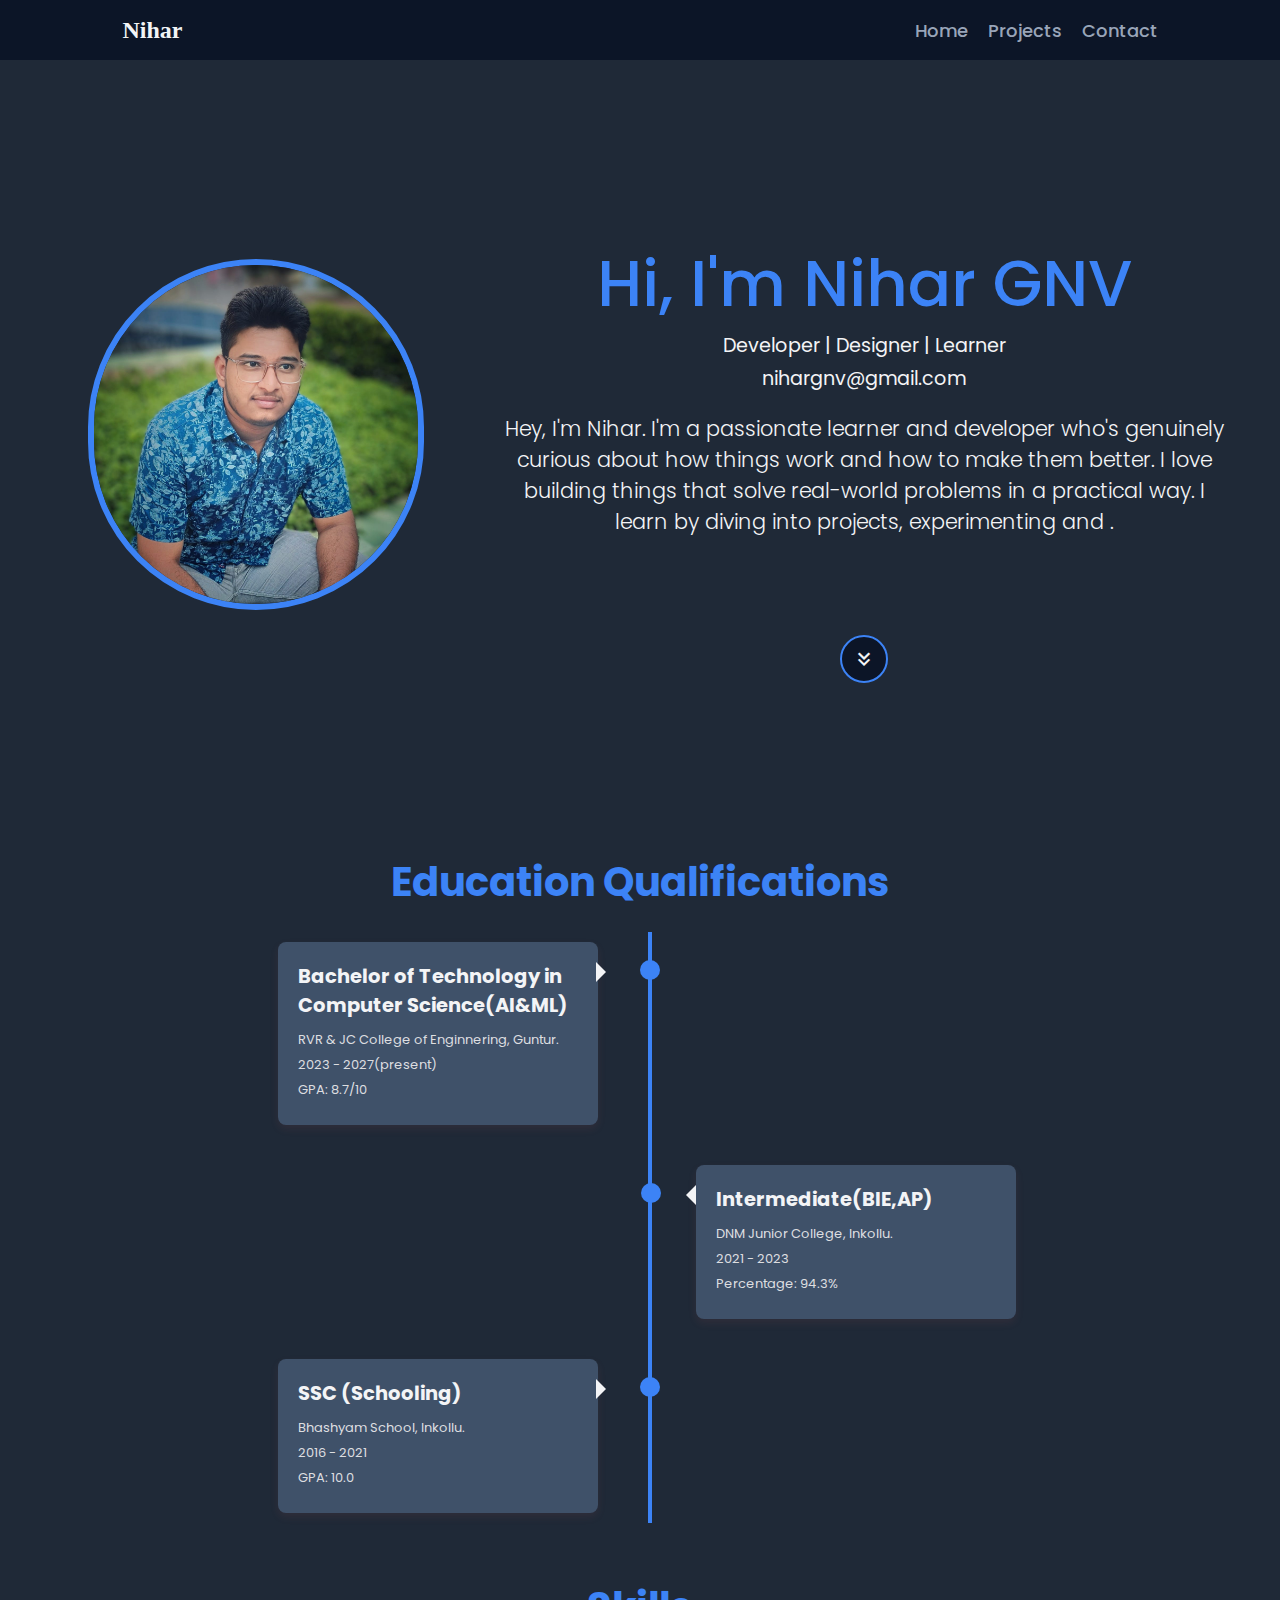
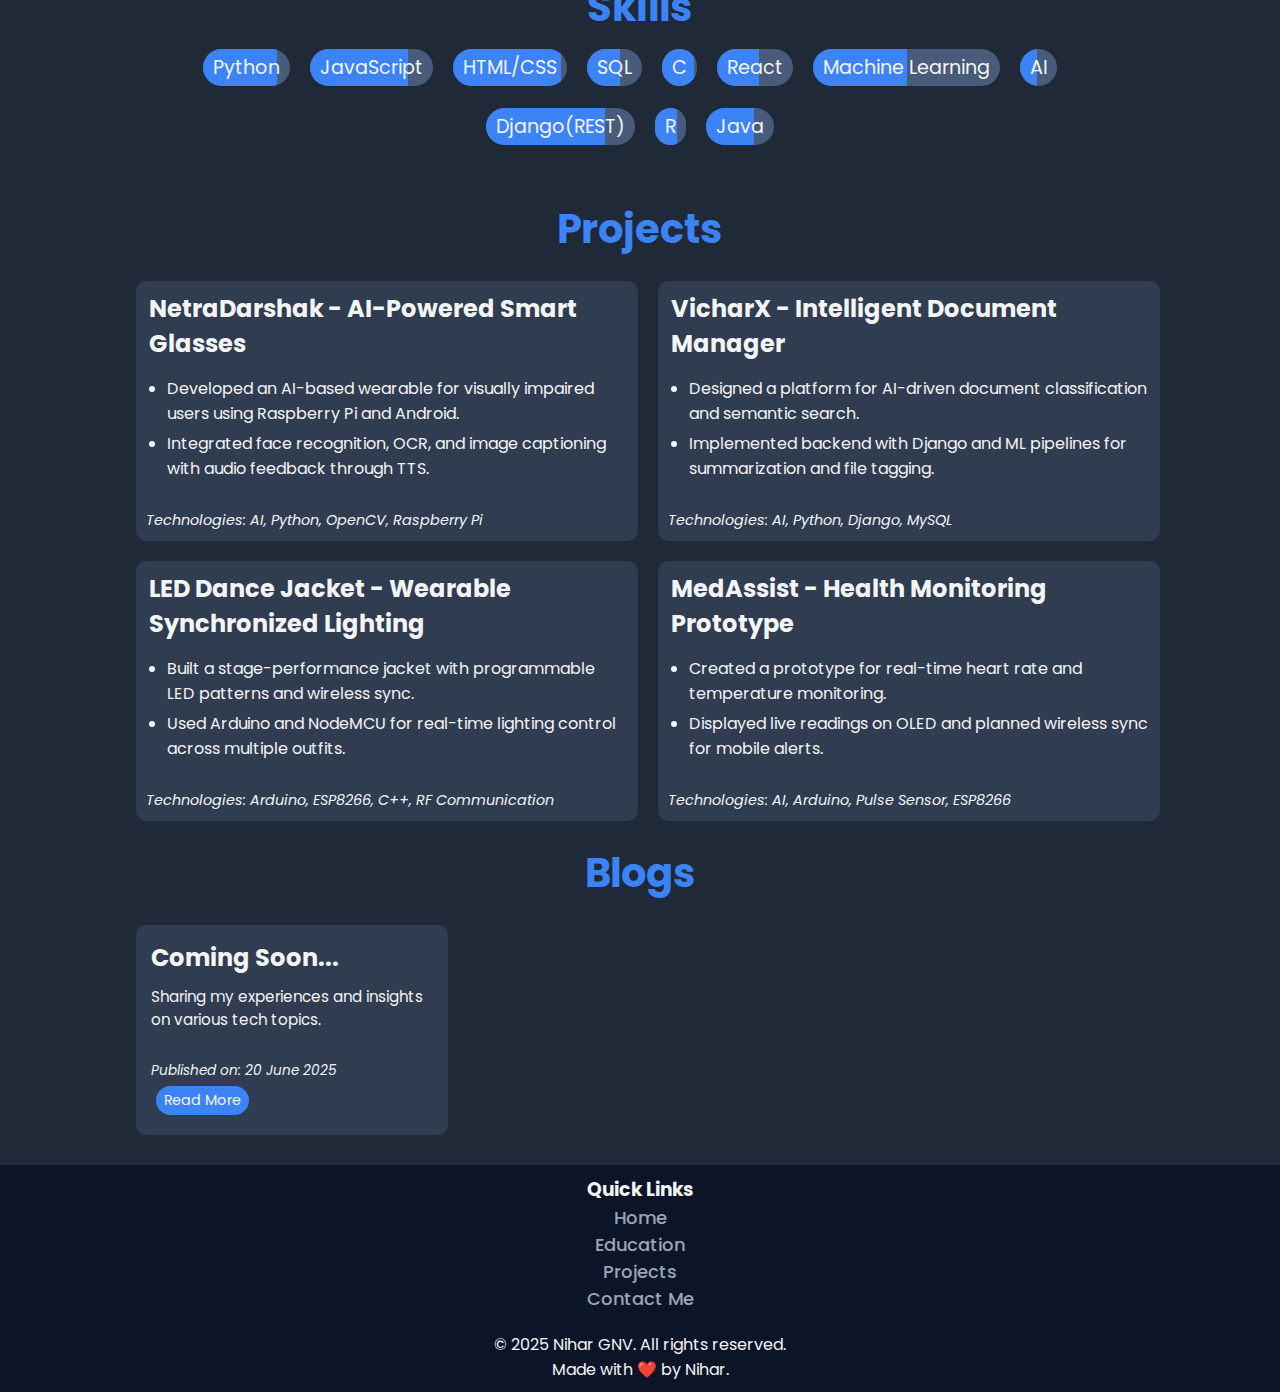
<file: dev/index.html>
<!DOCTYPE html>
<html lang="en">
  <head>
    <meta charset="UTF-8" />
    <meta name="viewport" content="width=device-width, initial-scale=1.0" />
    <title>Nihar Portfolio</title>
    <link rel="stylesheet" href="CSS/edu.css" />
    <link rel="stylesheet" href="styles.css" />
    <!-- <link
      rel="stylesheet"
      href="https://fonts.googleapis.com/css2?family=Material+Symbols+Outlined:opsz,wght,FILL,GRAD@20..48,100..700,0..1,-50..200&icon_names=keyboard_double_arrow_down"
    /> -->

    <link rel="stylesheet" href="https://fonts.googleapis.com/icon?family=Material+Symbols+Outlined"
    / >

    <link
      rel="stylesheet"
      href="https://cdnjs.cloudflare.com/ajax/libs/font-awesome/6.6.0/css/all.min.css"
      integrity="sha512-Kc323vGBEqzTmouAECnVceyQqyqdsSiqLQISBL29aUW4U/M7pSPA/gEUZQqv1cwx4OnYxTxve5UMg5GT6L4JJg=="
      crossorigin="anonymous"
      referrerpolicy="no-referrer"
    />

  </head>
  <body>
    <nav class="navbar">
      <div class="logo">
        <a href="index.html">Nihar</a>
      </div>
      <ul class="nav-links">
        <li><a href="index.html">Home</a></li>
        <li><a href="#proj">Projects</a></li>
        <li><a href="mailto:nihargnv@gmail.com?subject=vw:Regarding {your subject}">Contact</a></li>
      </ul>
    </nav>

   <!-- Mobile Navbar -->
    <nav class="navbar-phone">
        <div class="logo">
            <a href="#">Nihar</a>
        </div>
        <span class="material-symbols-outlined hamburger" onclick="toggleMenu()">menu</span>
        <ul class="nav-links-phone">
            <li><a href="/" onclick="toggleMenu()">Home</a></li>
            <li><a href="#proj" onclick="toggleMenu()">Projects</a></li>
            <li><a href="mailto:nihargnv@gmail.com?subject=vw:Regarding {your subject}" onclick="toggleMenu()">Contact</a></li>
        </ul>
    </nav>

    <section class="hero">
      <div class="hero-img">
        <img src="pic-2.jpg" alt="" />
      </div>
      <div class="hero-txt">
        <h1 class="head-txt">Hi, I'm Nihar GNV</h1>
        <p class="roles">Developer | Designer | Learner</p>
        <p class="mail"><a href="mailto:nihargnv@gmail.com?subject=(via website)Regarding {your subject}">nihargnv@gmail.com</a></p>
        <p class="description">
          Hey, I'm Nihar. I'm a passionate learner and developer who's genuinely
          curious about how things work and how to make them better. I love
          building things that solve real-world problems in a practical way. I learn by diving into projects, experimenting and .
        </p>

        <div class="social-links">
          
              <a href="https://www.linkedin.com/in/gogineni-naga-venkata-nihar-chowdary-b51552277/" target="_blank"
                ><i class="fa-brands fa-linkedin"></i
              ></a>
              <a href="https://github.com/nihargnv" target="_blank"><i class="fa-brands fa-github"></i></a>
              
              <a href="https://www.youtube.com/@its_nihar" target="_blank"
                ><i class="fa-brands fa-youtube"></i
              ></a>

              <a href="https://x.com/nihargnv" target="_blank"
                ><i class="fa-brands fa-x-twitter"></i
              ></a>

              <a href="https://www.instagram.com/nihar.g.n.v/profilecard/?igsh=MWw5MTg0enAyNnF1ZQ==" target="_blank"
                ><i class="fa-brands fa-instagram"></i
              ></a>
              
              
        </div>
        <a class="material-symbols-outlined" id="more_btn" href="#edu">
          keyboard_double_arrow_down
        </a>
      </div>
    </section>

    <section class="education-section" id="edu">
      <div class="education-container">
        <h2 class="education-title">Education Qualifications</h2>
        <div class="timeline">
          <div class="education-item left">
            <div class="education-content">
              <h3>Bachelor of Technology in Computer Science(AI&ML)</h3>
              <p>RVR & JC College of Enginnering, Guntur.</p>
              <p>2023 - 2027(present)</p>
              <p>GPA: 8.7/10</p>
            </div>
          </div>
          <div class="education-item right">
            <div class="education-content">
              <h3>Intermediate(BIE,AP)</h3>
              <p>DNM Junior College, Inkollu.</p>
              <p>2021 - 2023</p>
              <p>Percentage: 94.3%</p>
            </div>
          </div>
          <div class="education-item left">
            <div class="education-content">
              <h3>SSC (Schooling)</h3>
              <p>Bhashyam School, Inkollu.</p>
              <p>2016 - 2021</p>
              <p>GPA: 10.0</p>
            </div>
          </div>
        </div>
      </div>
    </section>

    <section class="skills">
      <div class="skills-container">
        <h2 class="education-title">Skills</h2>
        <div id="skills-list">
          <!-- <div class="skill">
              <div class="skill-fill" data-progress="85"></div>
              <div class="skill-name" title="Intermediate">Python</div>
          </div> -->
        </div>
      </div>
    </section>

    <section class="projects" id="proj">
      <h2 class="education-title">Projects</h2>
      <div class="proj-set" id="projects-list">
        <!-- <a href="#" class="proj-link">
          <div class="proj-card">
            <h2 class="proj-title">
              NetraDarshak - AI Powered Solution for Blind.
            </h2>
            <ul class="proj-desc">
              <li>
                Lorem ipsum dolor sit amet consectetur adipisicing elit. Beatae
              </li>
              <li>two</li>
            </ul>
            <p class="proj-tech">Technologies: Python, Django, React</p>
          </div>
        </a> -->   
    </section>

    <section class="blogs">
      <h2 class="education-title">Blogs</h2>
      <div class="blog-set" id="blogs-list">
        <!-- <a href="#" class="blog-link">
          <div class="blog-card">
            <h2 class="blog-title">Understanding Neural Networks</h2>
            <p class="blog-desc">
              A deep dive into the architecture and functioning of neural
              networks, exploring their applications in AI.
            </p>
            <p class="blog-date">Published on: 2023-10-01</p>
          </div>
        </a> -->
      </div>
    </section>

    <footer>
      <div class="quick-links">
        <h3>Quick Links</h3>
        <ul>
          <li><a href="index.html">Home</a></li>
          <li><a href="#edu">Education</a></li>
          <li><a href="#proj">Projects</a></li>
          <li><a href="mailto:nihargnv@gmail.com?subject=Regarding {your subject}?body=(via website)%0A{Your Query}">Contact Me</a></li>
        </ul>
      </div>
      <div class="footer-content">
        <p>&copy; 2025 Nihar GNV. All rights reserved.</p>
        <p>
          Made with <span class="heart">❤️</span> by Nihar.
        </p>
      </div>
    </footer>

   
    <script src="database.js"></script>
    <script>

      function toggleMenu () {
        const navLinks   = document.querySelector('.nav-links-phone');
        const hamburger  = document.querySelector('.hamburger');

        navLinks.classList.toggle('active');

        // swap icon text & animate
        const isOpen = navLinks.classList.contains('active');
        hamburger.textContent = isOpen ? 'close' : 'menu';
        hamburger.classList.toggle('open', isOpen);
      }


      document.querySelectorAll(".education-content").forEach((item) => {
        item.addEventListener("mouseenter", () => {
          item.style.transform = "scale(1.08)";
          item.style.transition = "transform 0.3s ease";
        });
        item.addEventListener("mouseleave", () => {
          item.style.transform = "scale(1)";
        });
      });

      function populateSkills() {
        const skillsList = document.getElementById("skills-list");
        skillsList.innerHTML = ""; // Clear existing content

        skills.forEach((skill) => {
          const skillDiv = document.createElement("div");
          skillDiv.className = "skill";

          const skillFill = document.createElement("div");
          skillFill.className = "skill-fill";
          skillFill.setAttribute("data-progress", skill.progress);

          const skillName = document.createElement("div");
          skillName.className = "skill-name";
          skillName.setAttribute("title", skill.title);
          skillName.textContent = skill.name;

          skillDiv.appendChild(skillFill);
          skillDiv.appendChild(skillName);
          skillsList.appendChild(skillDiv);
        });

        // Trigger fill animation after DOM update
        const skillFills = document.querySelectorAll(".skill-fill");
        skillFills.forEach((fill) => {
          const progress = fill.getAttribute("data-progress");
          setTimeout(() => {
            fill.style.width = `${progress}%`;
          }, 100);
        });
      }

      function populateProjects() {
            const projectsList = document.getElementById('projects-list');
            projectsList.innerHTML = ''; // Clear existing content

            projects.forEach(project => {
                const projLink = document.createElement('a');
                projLink.className = 'proj-link';
                projLink.href = project.link;

                const projCard = document.createElement('div');
                projCard.className = 'proj-card';

                const projTitle = document.createElement('h2');
                projTitle.className = 'proj-title';
                projTitle.textContent = project.title;

                const projDesc = document.createElement('ul');
                projDesc.className = 'proj-desc';
                project.desc.forEach(descItem => {
                    const li = document.createElement('li');
                    li.textContent = descItem;
                    projDesc.appendChild(li);
                });

                const projTech = document.createElement('p');
                projTech.className = 'proj-tech'; 
                projTech.textContent = `Technologies: ${project.tech.join(', ')}`;

                projCard.appendChild(projTitle);
                projCard.appendChild(projDesc);
                projCard.appendChild(projTech);
                projLink.appendChild(projCard);
                projectsList.appendChild(projLink);
            });
      }
      function populateBlogs() {
            const blogsList = document.getElementById('blogs-list');
            blogsList.innerHTML = ''; // Clear existing content

            blogs.forEach(blog => {
                const blogLink = document.createElement('a');
                blogLink.className = 'blog-link';
                blogLink.href = blog.link;

                const blogCard = document.createElement('div');
                blogCard.className = 'blog-card';

                const blogTitle = document.createElement('h2');
                blogTitle.className = 'blog-title';
                blogTitle.textContent = blog.title;

                const blogDesc = document.createElement('p');
                blogDesc.className = 'blog-desc';
                blogDesc.textContent = blog.desc;

                const blogDate = document.createElement('p');
                blogDate.className = 'blog-date';
                blogDate.textContent = `Published on: ${blog.date}`;

                const blogReadMore = document.createElement('a');
                blogReadMore.className = 'blog-read-more';
                blogReadMore.href = blog.link;
                blogReadMore.textContent = 'Read More';

                blogCard.appendChild(blogTitle);
                blogCard.appendChild(blogDesc);
                blogCard.appendChild(blogDate);
                blogCard.appendChild(blogReadMore);
                blogLink.appendChild(blogCard);
                blogsList.appendChild(blogLink);
            });
      }

        

      function initApp() {
        populateSkills();
        populateProjects();
        populateBlogs();
      }

      document.addEventListener("DOMContentLoaded", initApp);
    </script>
  </body>
</html>
</file>
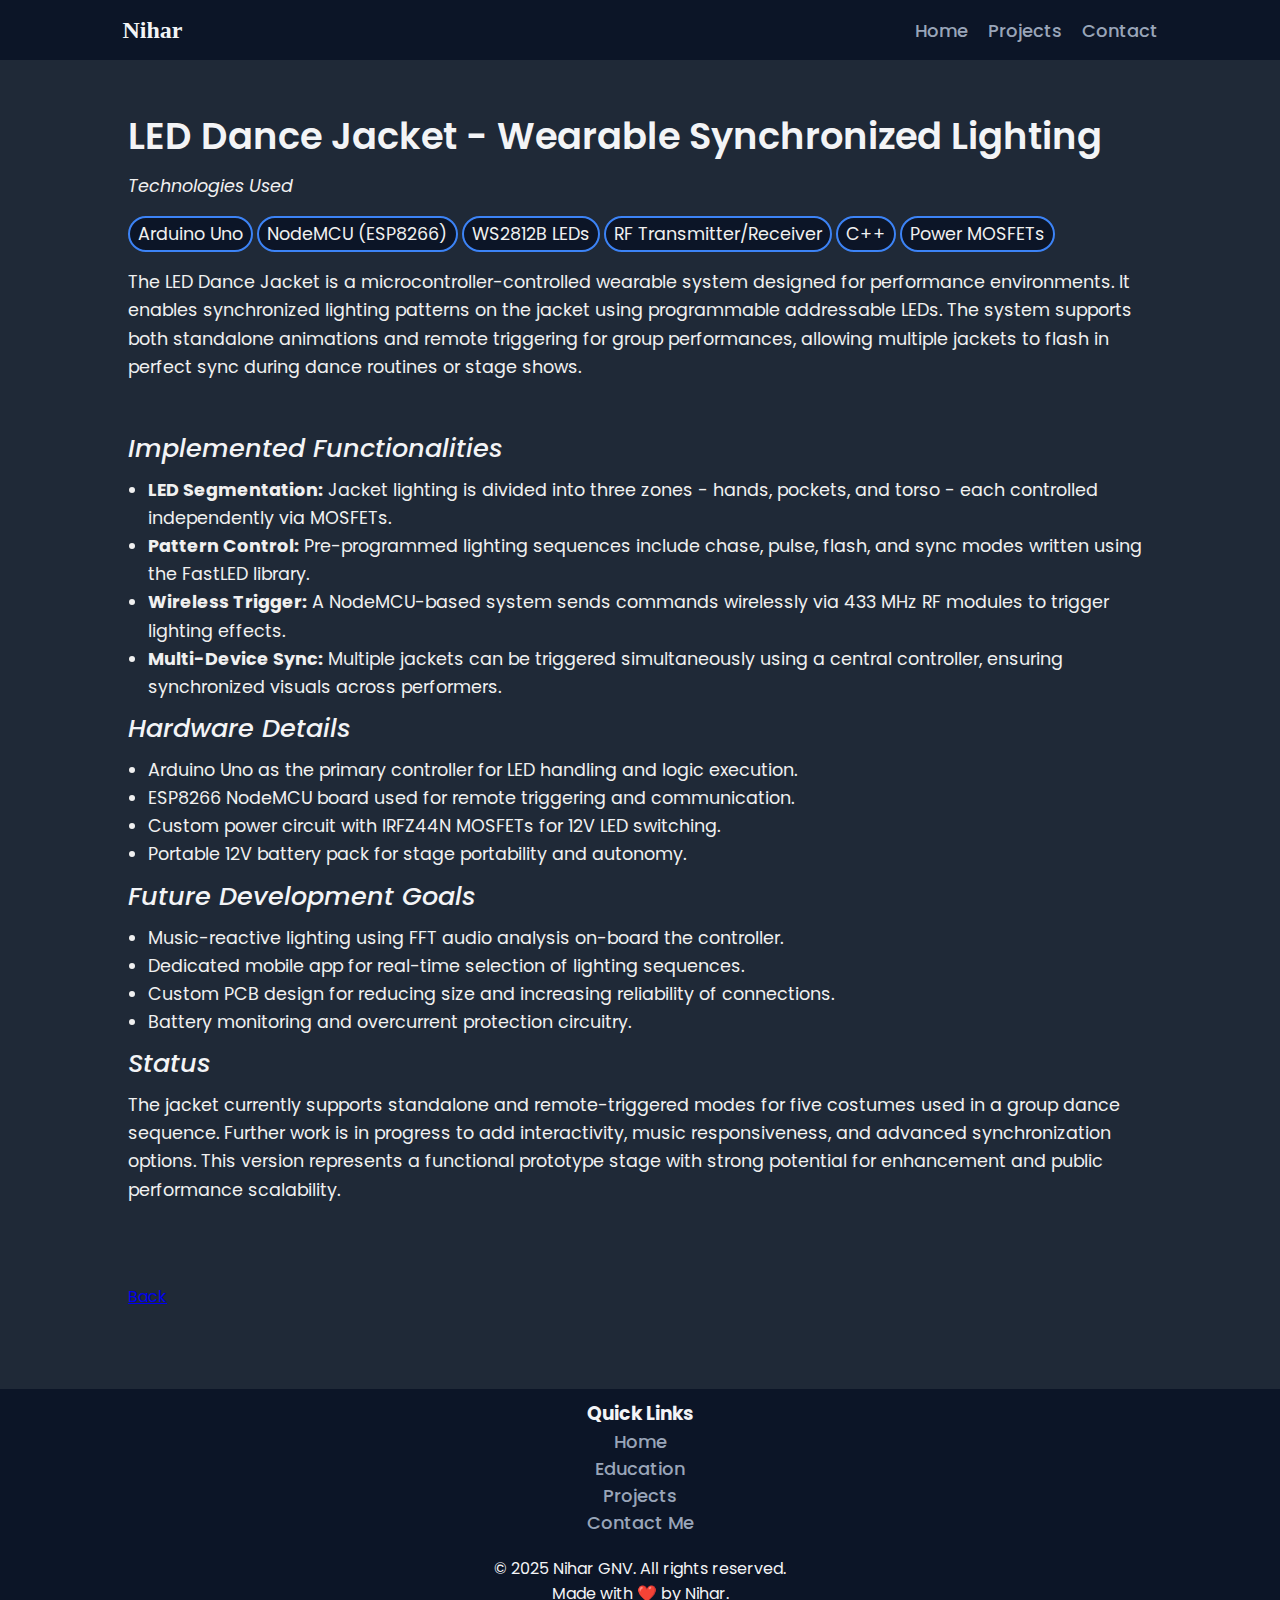
<file: projects/led-jacket.html>
<!DOCTYPE html>
<html lang="en">
  <head>
    <meta charset="UTF-8" />
    <meta name="viewport" content="width=device-width, initial-scale=1.0" />
    <title>LED Jacket - Nihar Portfolio</title>

    <!-- Global styles you already use -->
    <link rel="stylesheet" href="../styles.css" />
    <link rel="stylesheet" href="proj-page.css" />

    <!-- Icons (same as template) -->
    <link
      rel="stylesheet"
      href="https://fonts.googleapis.com/icon?family=Material+Symbols+Outlined"
    />
    <link
      rel="stylesheet"
      href="https://cdnjs.cloudflare.com/ajax/libs/font-awesome/6.6.0/css/all.min.css"
      integrity="sha512-Kc323vGBEqzTmouAECnVceyQqyqdsSiqLQISBL29aUW4U/M7pSPA/gEUZQqv1cwx4OnYxTxve5UMg5GT6L4JJg=="
      crossorigin="anonymous"
      referrerpolicy="no-referrer"
    />
    <link rel="shortcut icon" href="favicon_n_img.png" type="image/x-icon">
  </head>

  <body>
    <!-- Desktop Navbar -->
    <nav class="navbar">
      <div class="logo"><a href="/portfolio">Nihar</a></div>
      <ul class="nav-links">
        <li><a href="/portfolio">Home</a></li>
        <li><a href="/portfolio/#proj">Projects</a></li>
        <li>
          <a
            href="mailto:nihargnv@gmail.com?subject=vw:Regarding {your subject}"
            >Contact</a
          >
        </li>
      </ul>
    </nav>

    <!-- Mobile Navbar -->
    <nav class="navbar-phone">
      <div class="logo"><a href="#">Nihar</a></div>
      <span class="material-symbols-outlined hamburger" onclick="toggleMenu()"
        >menu</span
      >
      <ul class="nav-links-phone">
        <li><a href="/portfolio" onclick="toggleMenu()">Home</a></li>
        <li><a href="/portfolio/#proj" onclick="toggleMenu()">Projects</a></li>
        <li>
          <a
            href="mailto:nihargnv@gmail.com?subject=vw:Regarding {your subject}"
            onclick="toggleMenu()"
            >Contact</a
          >
        </li>
      </ul>
    </nav>

    <!-- =========  PROJECT CONTENT  ========= -->

    <section class="proj-content">
      <h1 class="pro-title">
        LED Dance Jacket - Wearable Synchronized Lighting
      </h1>

      <div>
        <p class="proj-tech">Technologies&nbsp;Used</p>
        <div class="proj-tech-peices">
          <p>Arduino Uno</p>
          <p>NodeMCU (ESP8266)</p>
          <p>WS2812B LEDs</p>
          <p>RF Transmitter/Receiver</p>
          <p>C++</p>
          <p>Power MOSFETs</p>
        </div>
      </div>

      <p class="proj-desc">
        The LED Dance Jacket is a microcontroller-controlled wearable system
        designed for performance environments. It enables synchronized lighting
        patterns on the jacket using programmable addressable LEDs. The system
        supports both standalone animations and remote triggering for group
        performances, allowing multiple jackets to flash in perfect sync during
        dance routines or stage shows.
      </p>

      <!-- <div class="proj-yt">
        <iframe
          width="720"
          height="360"
          src="https://www.youtube.com/embed/YOUR_VIDEO_ID"
          allowfullscreen
        ></iframe>
      </div> -->

      <div class="proj-content">
        <h2>Implemented Functionalities</h2>
        <ul>
          <li>
            <strong>LED Segmentation:</strong> Jacket lighting is divided into
            three zones - hands, pockets, and torso - each controlled
            independently via MOSFETs.
          </li>
          <li>
            <strong>Pattern Control:</strong> Pre-programmed lighting sequences
            include chase, pulse, flash, and sync modes written using the
            FastLED library.
          </li>
          <li>
            <strong>Wireless Trigger:</strong> A NodeMCU-based system sends
            commands wirelessly via 433 MHz RF modules to trigger lighting
            effects.
          </li>
          <li>
            <strong>Multi-Device Sync:</strong> Multiple jackets can be
            triggered simultaneously using a central controller, ensuring
            synchronized visuals across performers.
          </li>
        </ul>

        <h2>Hardware Details</h2>
        <ul>
          <li>
            Arduino Uno as the primary controller for LED handling and logic
            execution.
          </li>
          <li>
            ESP8266 NodeMCU board used for remote triggering and communication.
          </li>
          <li>
            Custom power circuit with IRFZ44N MOSFETs for 12V LED switching.
          </li>
          <li>Portable 12V battery pack for stage portability and autonomy.</li>
        </ul>

        <h2>Future Development Goals</h2>
        <ul>
          <li>
            Music-reactive lighting using FFT audio analysis on-board the
            controller.
          </li>
          <li>
            Dedicated mobile app for real-time selection of lighting sequences.
          </li>
          <li>
            Custom PCB design for reducing size and increasing reliability of
            connections.
          </li>
          <li>Battery monitoring and overcurrent protection circuitry.</li>
        </ul>

        <h2>Status</h2>
        <p>
          The jacket currently supports standalone and remote-triggered modes
          for five costumes used in a group dance sequence. Further work is in
          progress to add interactivity, music responsiveness, and advanced
          synchronization options. This version represents a functional
          prototype stage with strong potential for enhancement and public
          performance scalability.
        </p>
      </div>

      <a href="/portfolio" class="back-btn">Back</a>
    </section>

    <!-- ==========  /PROJECT CONTENT  ========== -->

    <!-- Footer identical to template -->
    <footer>
      <div class="quick-links">
        <h3>Quick Links</h3>
        <ul>
          <li><a href="/portfolio">Home</a></li>
          <li><a href="/portfolio/#edu">Education</a></li>
          <li><a href="/portfolio/#proj">Projects</a></li>
          <li>
            <a
              href="mailto:nihargnv@gmail.com?subject=Regarding {your subject}&body=(via website)%0A{Your Query}"
              >Contact&nbsp;Me</a
            >
          </li>
        </ul>
      </div>
      <div class="footer-content">
        <p>&copy; 2025 Nihar GNV. All rights reserved.</p>
        <p>Made with <span class="heart">❤️</span> by Nihar.</p>
      </div>
    </footer>

    <!-- Hamburger toggle (unchanged) -->
    <script>
      function toggleMenu() {
        const navLinks = document.querySelector(".nav-links-phone");
        const hamburger = document.querySelector(".hamburger");
        navLinks.classList.toggle("active");
        const isOpen = navLinks.classList.contains("active");
        hamburger.textContent = isOpen ? "close" : "menu";
        hamburger.classList.toggle("open", isOpen);
      }
    </script>
  </body>
</html>
</file>
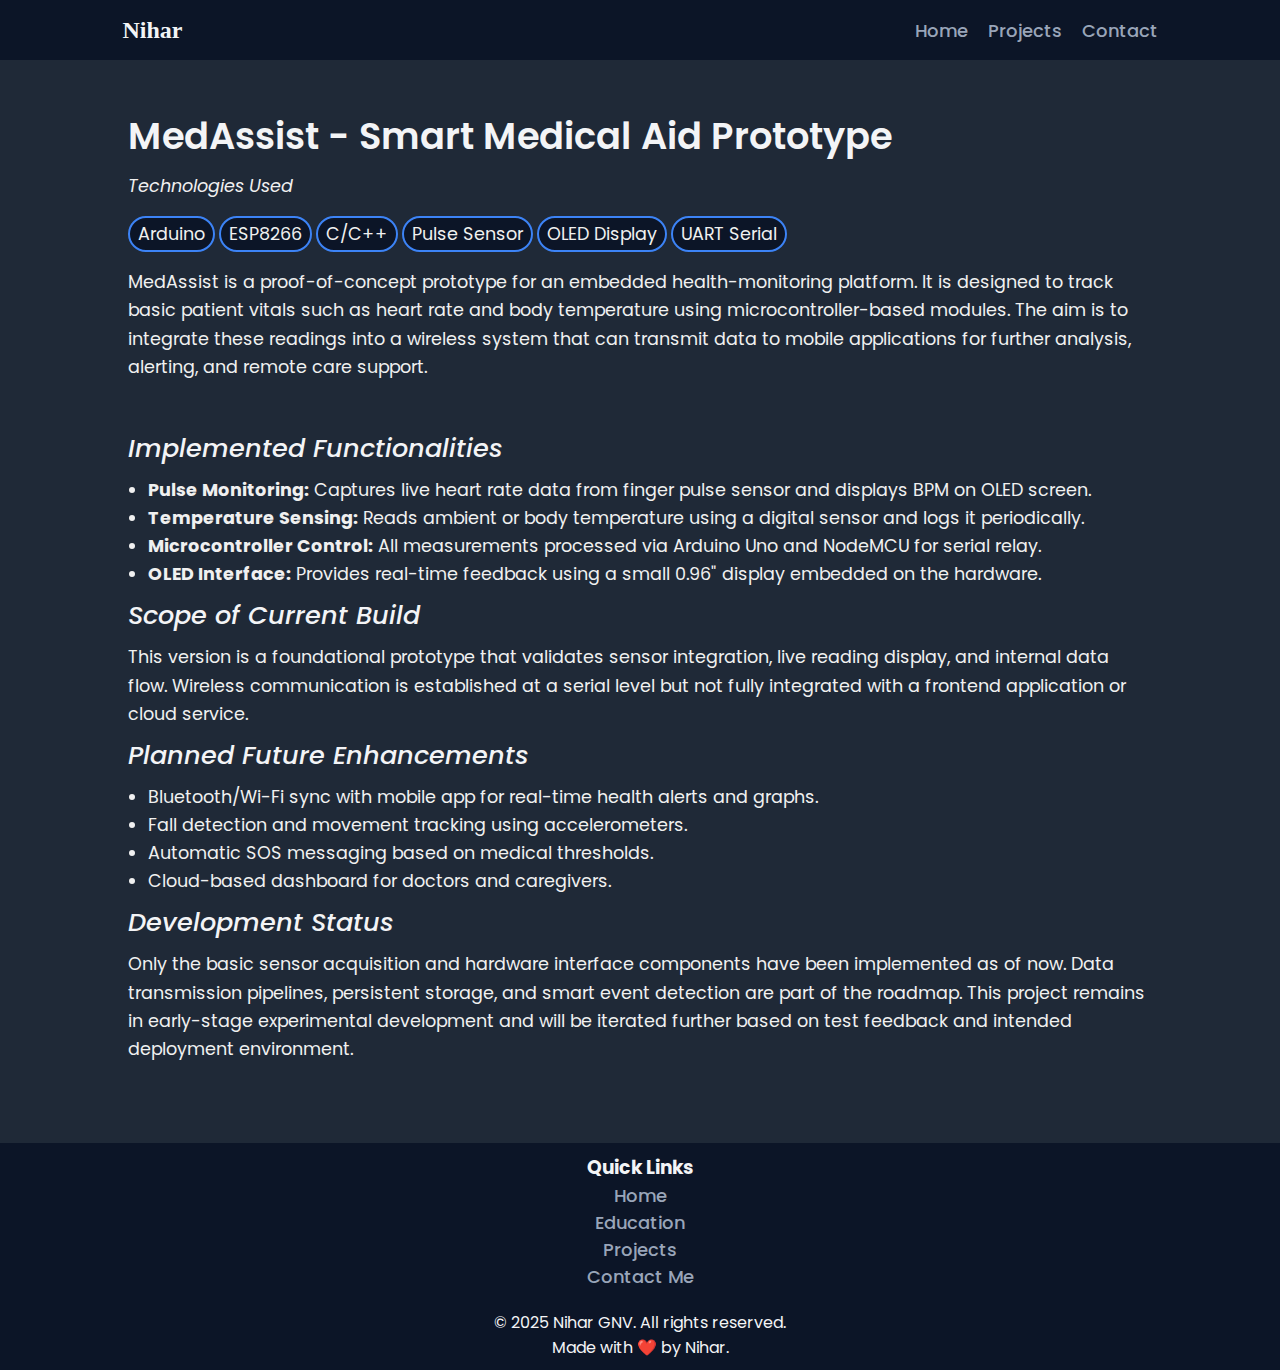
<file: projects/med-assist.html>
<!DOCTYPE html>
<html lang="en">
  <head>
    <meta charset="UTF-8" />
    <meta name="viewport" content="width=device-width, initial-scale=1.0" />
    <title>MediAssist - Nihar Portfolio</title>

    <!-- Global styles you already use -->
    <link rel="stylesheet" href="../styles.css" />
    <link rel="stylesheet" href="proj-page.css" />

    <!-- Icons (same as template) -->
    <link
      rel="stylesheet"
      href="https://fonts.googleapis.com/icon?family=Material+Symbols+Outlined"
    />
    <link
      rel="stylesheet"
      href="https://cdnjs.cloudflare.com/ajax/libs/font-awesome/6.6.0/css/all.min.css"
      integrity="sha512-Kc323vGBEqzTmouAECnVceyQqyqdsSiqLQISBL29aUW4U/M7pSPA/gEUZQqv1cwx4OnYxTxve5UMg5GT6L4JJg=="
      crossorigin="anonymous"
      referrerpolicy="no-referrer"
    />
  </head>

  <body>
    <!-- Desktop Navbar -->
    <nav class="navbar">
      <div class="logo"><a href="index.html">Nihar</a></div>
      <ul class="nav-links">
        <li><a href="/">Home</a></li>
        <li><a href="/#proj">Projects</a></li>
        <li>
          <a
            href="mailto:nihargnv@gmail.com?subject=vw:Regarding {your subject}"
            >Contact</a
          >
        </li>
      </ul>
    </nav>

    <!-- Mobile Navbar -->
    <nav class="navbar-phone">
      <div class="logo"><a href="#">Nihar</a></div>
      <span class="material-symbols-outlined hamburger" onclick="toggleMenu()"
        >menu</span
      >
      <ul class="nav-links-phone">
        <li><a href="/" onclick="toggleMenu()">Home</a></li>
        <li><a href="/#proj" onclick="toggleMenu()">Projects</a></li>
        <li>
          <a
            href="mailto:nihargnv@gmail.com?subject=vw:Regarding {your subject}"
            onclick="toggleMenu()"
            >Contact</a
          >
        </li>
      </ul>
    </nav>

    <!-- =========  PROJECT CONTENT  ========= -->

    <section class="proj-content">
      <h1 class="pro-title">MedAssist - Smart Medical Aid Prototype</h1>

      <div>
        <p class="proj-tech">Technologies&nbsp;Used</p>
        <div class="proj-tech-peices">
          <p>Arduino</p>
          <p>ESP8266</p>
          <p>C/C++</p>
          <p>Pulse Sensor</p>
          <p>OLED Display</p>
          <p>UART Serial</p>
        </div>
      </div>

      <p class="proj-desc">
        MedAssist is a proof-of-concept prototype for an embedded
        health-monitoring platform. It is designed to track basic patient vitals
        such as heart rate and body temperature using microcontroller-based
        modules. The aim is to integrate these readings into a wireless system
        that can transmit data to mobile applications for further analysis,
        alerting, and remote care support.
      </p>

      <!-- <div class="proj-yt">
        <iframe
          width="720"
          height="360"
          src="https://www.youtube.com/embed/YOUR_VIDEO_ID"
          allowfullscreen
        ></iframe>
      </div> -->

      <div class="proj-content">
        <h2>Implemented Functionalities</h2>
        <ul>
          <li>
            <strong>Pulse Monitoring:</strong> Captures live heart rate data
            from finger pulse sensor and displays BPM on OLED screen.
          </li>
          <li>
            <strong>Temperature Sensing:</strong> Reads ambient or body
            temperature using a digital sensor and logs it periodically.
          </li>
          <li>
            <strong>Microcontroller Control:</strong> All measurements processed
            via Arduino Uno and NodeMCU for serial relay.
          </li>
          <li>
            <strong>OLED Interface:</strong> Provides real-time feedback using a
            small 0.96" display embedded on the hardware.
          </li>
        </ul>

        <h2>Scope of Current Build</h2>
        <p>
          This version is a foundational prototype that validates sensor
          integration, live reading display, and internal data flow. Wireless
          communication is established at a serial level but not fully
          integrated with a frontend application or cloud service.
        </p>

        <h2>Planned Future Enhancements</h2>
        <ul>
          <li>
            Bluetooth/Wi-Fi sync with mobile app for real-time health alerts and
            graphs.
          </li>
          <li>Fall detection and movement tracking using accelerometers.</li>
          <li>Automatic SOS messaging based on medical thresholds.</li>
          <li>Cloud-based dashboard for doctors and caregivers.</li>
        </ul>

        <h2>Development Status</h2>
        <p>
          Only the basic sensor acquisition and hardware interface components
          have been implemented as of now. Data transmission pipelines,
          persistent storage, and smart event detection are part of the roadmap.
          This project remains in early-stage experimental development and will
          be iterated further based on test feedback and intended deployment
          environment.
        </p>
      </div>
    </section>

    <!-- ==========  /PROJECT CONTENT  ========== -->

    <!-- Footer identical to template -->
    <footer>
      <div class="quick-links">
        <h3>Quick Links</h3>
        <ul>
          <li><a href="/">Home</a></li>
          <li><a href="/#edu">Education</a></li>
          <li><a href="/#proj">Projects</a></li>
          <li>
            <a
              href="mailto:nihargnv@gmail.com?subject=Regarding {your subject}&body=(via website)%0A{Your Query}"
              >Contact&nbsp;Me</a
            >
          </li>
        </ul>
      </div>
      <div class="footer-content">
        <p>&copy; 2025 Nihar GNV. All rights reserved.</p>
        <p>Made with <span class="heart">❤️</span> by Nihar.</p>
      </div>
    </footer>

    <!-- Hamburger toggle (unchanged) -->
    <script>
      function toggleMenu() {
        const navLinks = document.querySelector(".nav-links-phone");
        const hamburger = document.querySelector(".hamburger");
        navLinks.classList.toggle("active");
        const isOpen = navLinks.classList.contains("active");
        hamburger.textContent = isOpen ? "close" : "menu";
        hamburger.classList.toggle("open", isOpen);
      }
    </script>
  </body>
</html>
</file>
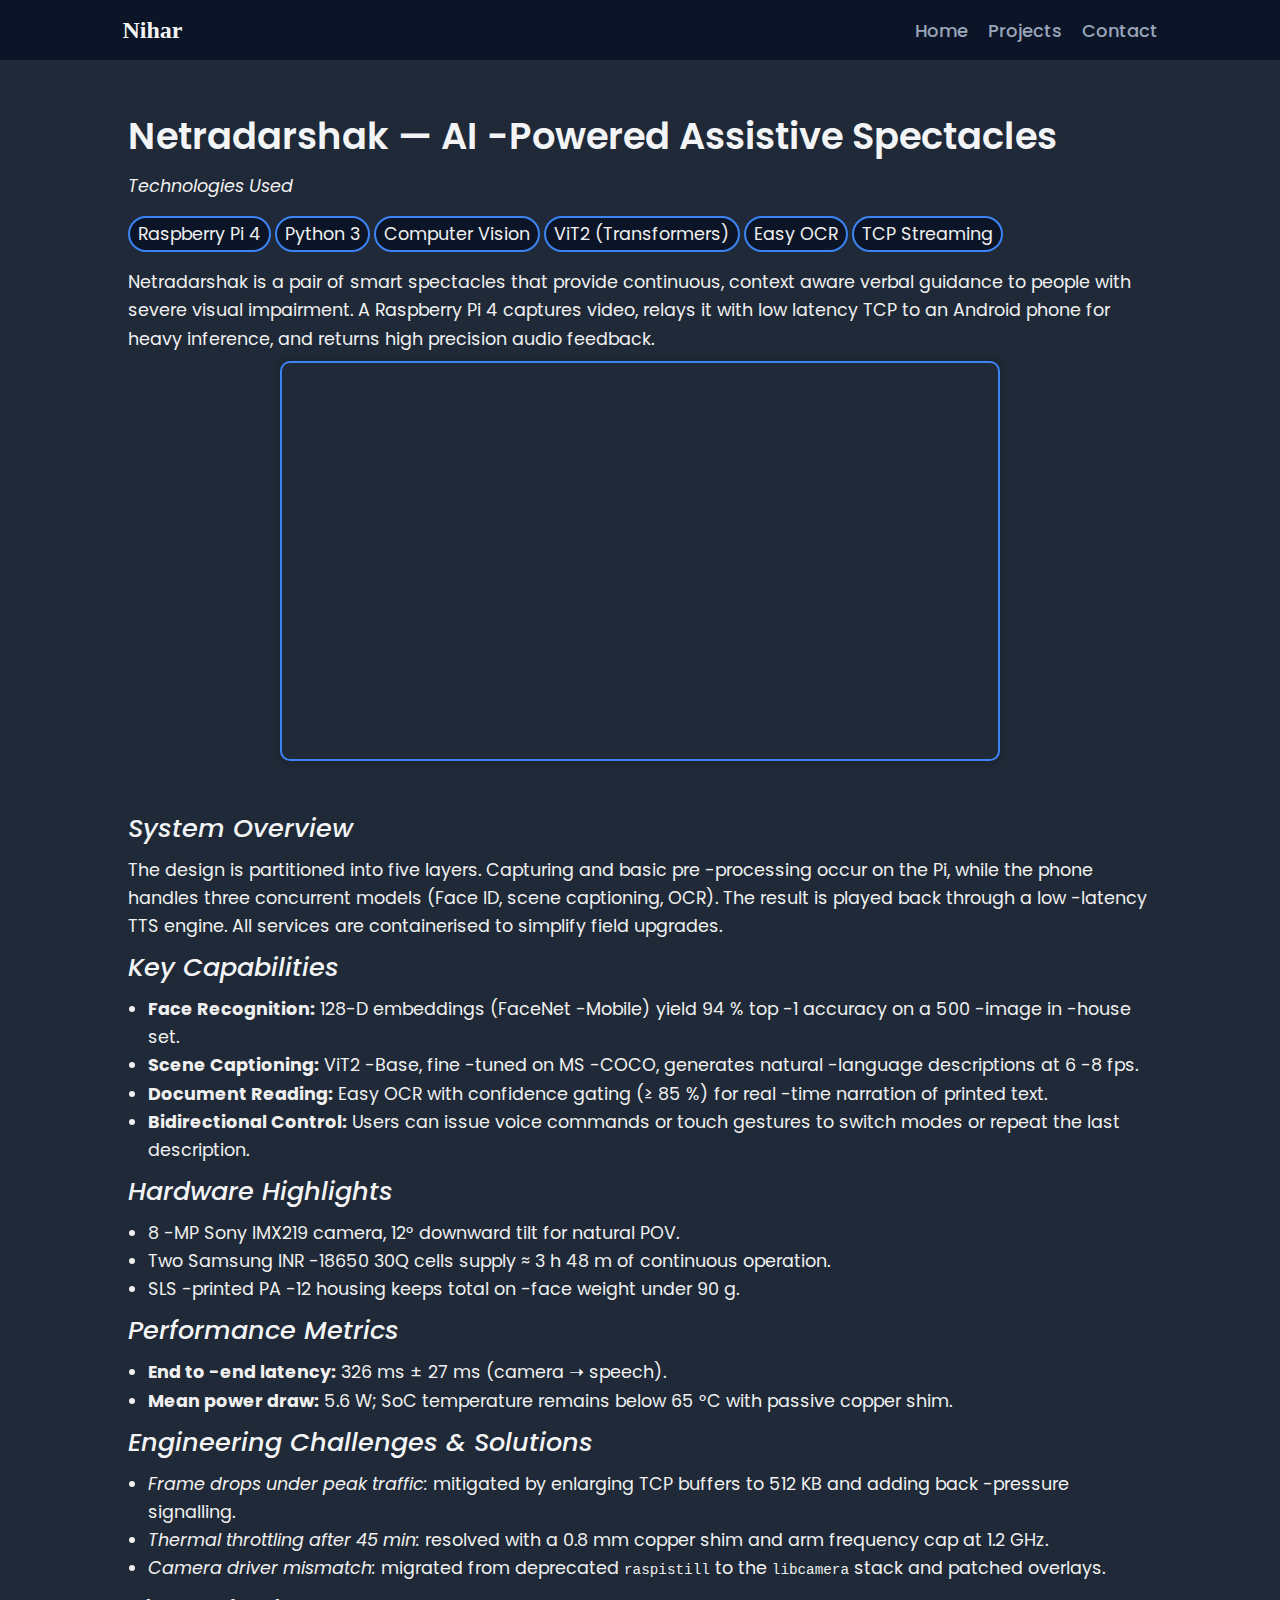
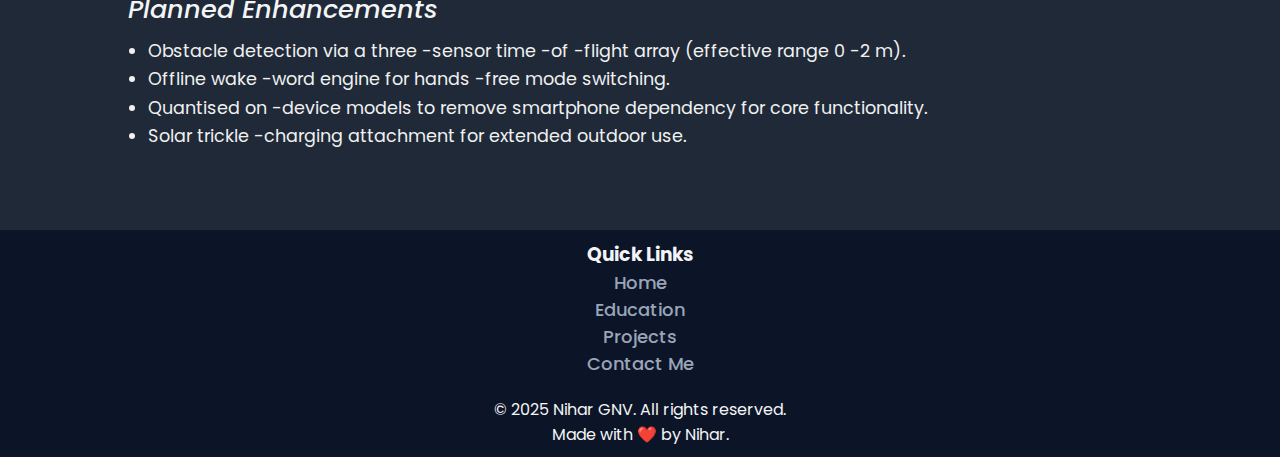
<file: projects/netradarshak.html>
<!DOCTYPE html>
<html lang="en">
  <head>
    <meta charset="UTF-8" />
    <meta name="viewport" content="width=device-width, initial-scale=1.0" />
    <title>Netradarshak - Nihar Portfolio</title>

    <!-- Global styles you already use -->
    <link rel="stylesheet" href="../styles.css" />
    <link rel="stylesheet" href="proj-page.css" />

    <!-- Icons (same as template) -->
    <link
      rel="stylesheet"
      href="https://fonts.googleapis.com/icon?family=Material+Symbols+Outlined"
    />
    <link
      rel="stylesheet"
      href="https://cdnjs.cloudflare.com/ajax/libs/font-awesome/6.6.0/css/all.min.css"
      integrity="sha512-Kc323vGBEqzTmouAECnVceyQqyqdsSiqLQISBL29aUW4U/M7pSPA/gEUZQqv1cwx4OnYxTxve5UMg5GT6L4JJg=="
      crossorigin="anonymous"
      referrerpolicy="no-referrer"
    />
  </head>

  <body>
    <!-- Desktop Navbar -->
    <nav class="navbar">
      <div class="logo"><a href="index.html">Nihar</a></div>
      <ul class="nav-links">
        <li><a href="/">Home</a></li>
        <li><a href="/#proj">Projects</a></li>
        <li>
          <a
            href="mailto:nihargnv@gmail.com?subject=vw:Regarding {your subject}"
            >Contact</a
          >
        </li>
      </ul>
    </nav>

    <!-- Mobile Navbar -->
    <nav class="navbar-phone">
      <div class="logo"><a href="#">Nihar</a></div>
      <span class="material-symbols-outlined hamburger" onclick="toggleMenu()"
        >menu</span
      >
      <ul class="nav-links-phone">
        <li><a href="/" onclick="toggleMenu()">Home</a></li>
        <li><a href="/#proj" onclick="toggleMenu()">Projects</a></li>
        <li>
          <a
            href="mailto:nihargnv@gmail.com?subject=vw:Regarding {your subject}"
            onclick="toggleMenu()"
            >Contact</a
          >
        </li>
      </ul>
    </nav>

    <!-- =========  PROJECT CONTENT  ========= -->
    <section class="proj-content">
      <!-- Title -->
      <h1 class="pro-title">Netradarshak — AI -Powered Assistive Spectacles</h1>

      <!-- Technology badges -->
      <div>
        <p class="proj-tech">Technologies&nbsp;Used</p>
        <div class="proj-tech-peices">
          <p>Raspberry&nbsp;Pi 4</p>
          <p>Python 3</p>
          <p>Computer Vision</p>
          <p>ViT2 (Transformers)</p>
          <p>Easy OCR</p>
          <p>TCP Streaming</p>
        </div>
      </div>

      <!-- Executive summary -->
      <p class="proj-desc">
        Netradarshak is a pair of smart spectacles that provide continuous,
        context aware verbal guidance to people with severe visual impairment.
        A Raspberry Pi 4 captures video, relays it with low latency TCP to an
        Android phone for heavy inference, and returns high precision audio
        feedback.
      </p>

      <!-- Demo video -->
      <div class="proj-yt">
        <iframe
          width="720"
          height="360"
          src="https://www.youtube.com/embed/EAT9a-Z3Wy4"
          allowfullscreen
        ></iframe>
      </div>

      <!-- In -depth write -up -->
      <div class="proj-content">
        <h2>System Overview</h2>
        <p>
          The design is partitioned into five layers. Capturing and basic pre
          -processing occur on the Pi, while the phone handles three concurrent
          models (Face ID, scene captioning, OCR). The result is played back
          through a low -latency TTS engine. All services are containerised to
          simplify field upgrades.
        </p>

        <h2>Key Capabilities</h2>
        <ul>
          <li>
            <strong>Face Recognition:</strong> 128-D embeddings (FaceNet
            -Mobile) yield&nbsp;94 % top -1 accuracy on a 500 -image in -house
            set.
          </li>
          <li>
            <strong>Scene Captioning:</strong> ViT2 -Base, fine -tuned on MS
            -COCO, generates natural -language descriptions at 6 -8 fps.
          </li>
          <li>
            <strong>Document Reading:</strong> Easy OCR with confidence
            gating (≥ 85 %) for real -time narration of printed text.
          </li>
          <li>
            <strong>Bidirectional Control:</strong> Users can issue voice
            commands or touch gestures to switch modes or repeat the last
            description.
          </li>
        </ul>

        <h2>Hardware Highlights</h2>
        <ul>
          <li>8 -MP Sony IMX219 camera, 12° downward tilt for natural POV.</li>
          <li>
            Two Samsung INR -18650 30Q cells supply ≈ 3 h 48 m of continuous
            operation.
          </li>
          <li>
            SLS -printed PA -12 housing keeps total on -face weight under 90 g.
          </li>
        </ul>

        <h2>Performance Metrics</h2>
        <ul>
          <li>
            <strong>End to -end latency:</strong> 326 ms ± 27 ms (camera ➝
            speech).
          </li>
          <li>
            <strong>Mean power draw:</strong> 5.6 W; SoC temperature remains
            below 65 °C with passive copper shim.
          </li>
        </ul>

        <h2>Engineering Challenges &amp; Solutions</h2>
        <ul>
          <li>
            <em>Frame drops under peak traffic:</em> mitigated by enlarging TCP
            buffers to 512 KB and adding back -pressure signalling.
          </li>
          <li>
            <em>Thermal throttling after 45 min:</em> resolved with a 0.8 mm
            copper shim and arm frequency cap at 1.2 GHz.
          </li>
          <li>
            <em>Camera driver mismatch:</em> migrated from deprecated
            <code>raspistill</code> to the <code>libcamera</code> stack and
            patched overlays.
          </li>
        </ul>

        <h2>Planned Enhancements</h2>
        <ul>
          <li>
            Obstacle detection via a three -sensor time -of -flight array
            (effective range 0 -2 m).
          </li>
          <li>Offline wake -word engine for hands -free mode switching.</li>
          <li>
            Quantised on -device models to remove smartphone dependency for core
            functionality.
          </li>
          <li>Solar trickle -charging attachment for extended outdoor use.</li>
        </ul>
      </div>
    </section>
    <!-- ==========  /PROJECT CONTENT  ========== -->

    <!-- Footer identical to template -->
    <footer>
      <div class="quick-links">
        <h3>Quick Links</h3>
        <ul>
          <li><a href="/">Home</a></li>
          <li><a href="/#edu">Education</a></li>
          <li><a href="/#proj">Projects</a></li>
          <li>
            <a
              href="mailto:nihargnv@gmail.com?subject=Regarding {your subject}&body=(via website)%0A{Your Query}"
              >Contact&nbsp;Me</a
            >
          </li>
        </ul>
      </div>
      <div class="footer-content">
        <p>&copy; 2025 Nihar GNV. All rights reserved.</p>
        <p>Made with <span class="heart">❤️</span> by Nihar.</p>
      </div>
    </footer>

    <!-- Hamburger toggle (unchanged) -->
    <script>
      function toggleMenu() {
        const navLinks = document.querySelector(".nav-links-phone");
        const hamburger = document.querySelector(".hamburger");
        navLinks.classList.toggle("active");
        const isOpen = navLinks.classList.contains("active");
        hamburger.textContent = isOpen ? "close" : "menu";
        hamburger.classList.toggle("open", isOpen);
      }
    </script>
  </body>
</html>
</file>
<file: dev/CSS/edu.css>
:root {
  --background-color: #1f2937;
  --title-color: hsl(217, 91%, 60%);
  --timeline-color: hsl(217, 91%, 60%);
  --dot-color: hsl(217, 91%, 60%);
  --content-bg-color: #3f5169;
  --content-text-color: #f3f4f6;
  --content-subtext-color: #dddee0;
  --content-arrow-color: #f3f4f6;
}

.education-section {
  background-color: var(--background-color);
  margin: 0;
  padding: 0;
  display: flex;
  justify-content: center;
  align-items: center;
  min-height: 80vh;
  margin-top: 15vh;
}

.education-container {
  max-width: 800px;
  width: 100%;
  padding: 2px;
}

.education-title {
  text-align: center;
  font-size: 2.5em;
  color: var(--title-color);
  margin-bottom: 12px;
  margin-top: 2rem;
}

.timeline {
  position: relative;
  margin: 0 auto;
}

.timeline::before {
  content: "";
  position: absolute;
  top: 0;
  bottom: 0;
  width: 4px;
  background: var(--timeline-color);
  left: 50%;
  margin-left: 8px;
}

.education-item {
  position: relative;
  margin: 20px 0;
  width: 50%;
  padding: 10px 40px;
  box-sizing: border-box;
}

.education-item.left {
  left: -0.5%;
}

.education-item.right {
  left: 52%;
}

.education-content {
  background: var(--content-bg-color);
  padding: 20px;
  border-radius: 8px;
  box-shadow: 0 4px 8px rgba(194, 85, 85, 0.1);
  position: relative;
  width: 320px;
  font-size: small;
}

.education-content:hover {
  box-shadow: hsl(217, 91%, 60%) 0px 4px 12px;
  transition: box-shadow 0.3s ease-in-out;
  background-color: hsl(217, 25%, 22%);
  transition: background-color 0.3s ease-in-out;
}

.education-content h3 {
  margin: 0 0 10px;
  font-size: 1.5em;
  color: var(--content-text-color);
}

.education-content p {
  margin: 5px 0;
  color: var(--content-subtext-color);
}

.education-item::before {
  content: "";
  position: absolute;
  width: 20px;
  height: 20px;
  background: var(--dot-color);
  border-radius: 50%;
  top: 28px;
}

.education-item.left::before {
  right: -24px;
}

.education-item.right::before {
  left: -15px;
}

.education-item.left .education-content::before {
  content: "";
  position: absolute;
  width: 0;
  height: 0;
  border-top: 10px solid transparent;
  border-bottom: 10px solid transparent;
  border-left: 10px solid var(--content-arrow-color);
  right: -8px;
  top: 20px;
}

.education-item.right .education-content::before {
  content: "";
  position: absolute;
  width: 0;
  height: 0;
  border-top: 10px solid transparent;
  border-bottom: 10px solid transparent;
  border-right: 10px solid var(--content-arrow-color);
  left: -10px;
  top: 20px;
}

/* ─────────  MOBILE (≤ 600 px)  ───────── */
@media (max-width: 600px) {
  /* draw the vertical line further left and a bit thinner */
  .timeline::before {
    left: 24px; /* keeps it clear of text */
    width: 3px;
  }

  /* every item becomes full‑width and left‑aligned */
  .education-item {
    width: 100%; /* use all the horizontal space */
    margin: 24px 0; /* equal spacing above & below */
    padding: 0 0 0 64px; /* room for the dot + arrow */
    left: 0 !important; /* cancel the desktop offsets */
  }

  /* reposition the milestone dot */
  .education-item::before {
    left: 23px; /* centred on the vertical line */
    top: 21px;
  }
  .education-item.right::before {
    left: 23px;
  }

  /* arrows always point right → */
  .education-item .education-content::before {
    border-left: none;
    border-right: 10px solid var(--content-arrow-color);
    left: -10px;
    top: 22px;
  }

  /* let cards flex to the viewport instead of staying 320 px */
  .education-content {
    width: calc(100% - 80px); /* 64 px pad + 16 px breathing room */
    max-width: 500px; /* stops it stretching on tablets */
  }

  /* gentle type scale so long titles don’t wrap awkwardly */
  .education-content h3 {
    font-size: 1.3em;
  }

  /* a touch more breathing room under the section heading */
  .education-title {
    margin-top: 1.5rem;
    font-size: 2em;
  }

  /* 1 ▸ disable the old left/right pointers that cause doubles */
  .education-item.left .education-content::before,
  .education-item.right .education-content::before {
    display: none; /* kills the desktop triangles */
  }

  /* 2 ▸ draw one universal arrow pointing → for every card */
  .education-item .education-content::after {
    content: "";
    position: absolute;
    top: 22px; /* lines up with text block */
    left: -10px; /* sits just left of the card */
    width: 0;
    height: 0;
    border-top: 10px solid transparent;
    border-bottom: 10px solid transparent;
    border-right: 10px solid var(--content-arrow-color);
  }
}
</file>
<file: dev/styles.css>
@import url("https://fonts.googleapis.com/css2?family=Edu+NSW+ACT+Hand+Pre:wght@400..700&family=Lato:ital,wght@0,100;0,300;0,400;0,700;0,900;1,100;1,300;1,400;1,700;1,900&family=Poppins:ital,wght@0,100;0,200;0,300;0,400;0,500;0,600;0,700;0,800;0,900;1,100;1,200;1,300;1,400;1,500;1,600;1,700;1,800;1,900&family=Roboto:ital,wght@0,100;0,300;0,400;0,500;0,700;0,900;1,100;1,300;1,400;1,500;1,700;1,900&display=swap");

:root {
  --bg-color: #1f2937;
  --primary-color: hsl(217, 91%, 60%);
  --secondary-color: #9ca3af;
}

* {
  padding: 0;
  margin: 0;
  box-sizing: border-box;
}

body {
  background-color: #1f2937;
  font-family: "Poppins", sans-serif;

  font-optical-sizing: auto;
  font-weight: 400;
  font-style: normal;
  color: #f3f4f6;
}

.navbar {
  display: flex;
  justify-content: space-between;
  align-items: center;
  padding: 10px 20px;
  background-color: #0c1527;
  height: 60px;
}

.nav-links {
  display: flex;
  gap: 20px;
  margin-right: 8vw;
}

.nav-links li {
  list-style: none;
}
.nav-links a {
  text-decoration: none;
  color: #99a5b9;
  font-weight: 500;
  font-size: large;
}

.nav-links li a:hover {
  color: hsl(217, 91%, 60%);
  border-bottom: hsl(217, 91%, 60%) solid 2px;
  transition: color 0.2s ease-in-out;
}

.logo {
  color: #f3f4f6;
  font-size: 24px;
  font-weight: bold;
  margin-left: 8vw;
  font-family: "Edu NSW ACT Hand Pre", cursive;
}

.logo a {
  text-decoration: none;
  color: inherit;
}

.hero {
  display: flex;
  align-items: center;
  justify-content: center;

  margin-top: 14vh;
}

.hero-img {
  width: 35%;
  display: flex;
  justify-content: center;
}
.hero-img img {
  width: 75%;
  height: auto;
  border-radius: 955px;
  border: hsl(217, 91%, 60%) solid 6px;
}

.hero-txt {
  width: 60%;
  margin-top: 50px;
  display: flex;
  flex-direction: column;
  align-items: center;
  justify-content: center;
}

.head-txt {
  font-weight: 500;
  font-style: normal;
  font-size: 4rem;
  color: hsl(217, 91%, 60%);
}

.roles {
  text-align: center;
  font-size: 1.2rem;
}

.mail {
  font-size: 1.2rem;
  margin-top: 4px;
}

.mail a {
  color: #f3f4f6;
  text-decoration: none;
}

.mail a:hover {
  border-bottom: hsl(217, 91%, 60%) solid 2px;
  color: #bbbfc5;
  transition: color 0.2s ease-in-out;
}

.description {
  margin: 20px 20px 10px 20px;
  font-weight: 300;
  font-style: normal;
  font-size: 1.3rem;
  color: #f3f4f6;
  text-align: center;
}
.social-links {
  margin: 10px 5px 30px 5px;
}
.social-links a {
  padding: 8px 16px;
  text-decoration: none;
  font-size: 2rem;
  color: #f3f4f6;
  animation: color 2s ease-in-out;
}

.social-links a i:hover {
  color: var(--primary-color);
  scale: 1.25;
  transform: translateY(-2px);
  transition: transform 0.3s ease-in-out;
}
.material-symbols-outlined {
  font-variation-settings: "FILL" 10, "wght" 400, "GRAD" 10, "opsz" 24;
  border: hsl(217, 91%, 60%) solid 2px;
  border-radius: 50%;
  padding: 10px;
  color: #f3f4f6;
  background-color: #0c1527;
  text-decoration: none;
}

.material-symbols-outlined:hover {
  cursor: pointer;
  background-color: hsl(217, 91%, 60%);
  transition: color 0.5s ease-in-out;
}

/* SKILLS  */

.skills,
.projects,
.blogs {
  width: 80vw;
  margin: auto auto 2rem auto;
}

#skills-list {
  text-align: center;
}

.skill {
  margin-bottom: 15px;
  margin-right: 20px;
  position: relative;
  background: hsl(217, 26%, 38%);
  border-radius: 25px;
  overflow: hidden;
  display: inline-block;
}

.skill:hover {
  box-shadow: hsl(217, 91%, 60%) 0px 3px 6px;
  transition: box-shadow 0.3s ease-in-out;
  background-color: hsl(217, 25%, 23%);
  transition: background-color 0.3s ease-in-out;
  scale: 1.02;
  transform: translateY(-2px);
  transition: transform 0.3s ease-in-out;
}

.skill-name {
  font-size: 1.2em;
  padding: 4px 10px;
  position: relative;
  z-index: 1;
}

.skill-fill {
  position: absolute;
  top: 0;
  left: 0;
  height: 100%;
  background: hsl(217, 91%, 60%);
  width: 0;
  transition: width 1s ease-in-out;
}

/* PROJECTS */

.proj-link {
  text-decoration: none;
  color: #f3f4f6;
}

.projects-container {
  width: 100%;
  padding: 20px;
  box-sizing: border-box;
}

.proj-set {
  width: 100%;
  display: grid;
  grid-template-columns: repeat(2, 1fr);
  gap: 20px;
}

.proj-link {
  text-decoration: none;
}

.proj-card {
  background: hsl(217, 25%, 25%);
  border-radius: 10px;
  padding: 10px;
  margin: 10px 8px;
  display: flex;
  flex-direction: column;
  min-height: 150px; /* Ensures consistent minimum height */
  height: 100%; /* Makes cards stretch to match row height */
  box-sizing: border-box;
  width: 100%;
}

.proj-card:hover {
  box-shadow: hsl(217, 91%, 60%) 0px 4px 12px;
  transition: box-shadow 0.3s ease-in-out;
  background-color: hsl(217, 25%, 22%);
  transition: background-color 0.3s ease-in-out;
  scale: 1.02;
  transform: translateY(-2px);
  transition: transform 0.3s ease-in-out;
}

.proj-title {
  font-size: 1.5em;
  margin: 0 0 10px;
  padding-left: 0.2rem;
}

.proj-desc {
  margin: 5px 2px 4px 1.3rem;
  text-align: left;
  flex-grow: 1; /* Allows description to expand and push tech down */
  list-style-type: disc;
}

.proj-desc li {
  margin-bottom: 5px;
}

.proj-tech {
  text-align: left;
  font-size: 0.9em;
  font-style: italic;
}

/* ----------------- */

/* BLOG */

.blogs-container {
  max-width: 1200px;
  width: 100%;
  padding: 20px;
  box-sizing: border-box;
}

.blogs-title {
  /* text-align: center; */
  font-size: 2.5em;
  color: var(--title-color);
  margin-bottom: 40px;
}

.blog-set {
  width: 100%;
  /* text-align: center; */
  display: grid;
  grid-template-columns: repeat(3, 1fr);
  gap: 20px;
}

.blog-link {
  text-decoration: none;
  color: var(--text-color);
}

.blog-card {
  background: hsl(217, 25%, 25%);
  border-radius: 10px;
  padding: 15px;
  margin: 10px 8px;
  box-shadow: var(--card-shadow-color) 0px 4px 12px;
  display: flex;
  flex-direction: column;
  min-height: 100px;
  height: 100%;
  box-sizing: border-box;
}

.blog-card:hover {
  box-shadow: hsl(217, 91%, 60%) 0px 4px 12px;
  transition: box-shadow 0.3s ease-in-out;
  background-color: hsl(217, 25%, 20%);
  transition: background-color 0.3s ease-in-out;
  scale: 1.02;
  transform: translateY(-2px);
  transition: transform 0.3s ease-in-out;
}

.blog-title {
  font-size: 1.5em;
  margin: 0 0 10px;
}

.blog-desc {
  font-size: 0.95em;
  margin: 0 0 10px;
  flex-grow: 1;
  text-align: left;
}

.blog-date {
  font-size: 0.85em;
  font-style: italic;
  text-align: left;
}

.blog-read-more {
  display: inline-block;
  padding: 4px 8px;
  background: hsl(217, 91%, 60%);
  color: #f3f4f6;
  text-decoration: none;
  border-radius: 25px;
  font-size: 0.9em;
  text-align: center;
  transition: background 0.3s ease;
  align-self: flex-start;
  margin: 5px;
}

.blog-read-more:hover {
  background: hsl(217, 91%, 50%);
}

/* -------------------------- */

/* FOOTER  */
footer {
  background-color: #0c1527;
  color: #f3f4f6;
  padding: 10px 0;
  margin-top: 40px;
}

.quick-links {
  text-align: center;
  margin: 0 0 20px 0;
}

.quick-links li a {
  text-decoration: none;
  color: #99a5b9;
  font-weight: 500;
  font-size: large;
}

.footer-content {
  text-align: center;
}

/* Scrollbar styling */
::-webkit-scrollbar {
  width: 12px;
}

::-webkit-scrollbar-track {
  background: var(--bg-color);
}

::-webkit-scrollbar-thumb {
  background-color: var(--primary-color);
  border-radius: 20px;
  border: 3px solid var(--bg-color);
}

.navbar-phone {
  display: none;
}

/* RESPONSIVE STYLES */

@media (max-width: 768px) {
  .hero {
    flex-direction: column;
    width: 100%;
    margin-top: 10vh;
  }

  .hero-img {
    width: 85%;
  }

  .hero-txt {
    width: 100%;
    margin-top: 1.2rem;
  }

  .head-txt {
    font-size: 2rem;
  }

  .description {
    font-size: 1.1rem;
  }

  #more_btn{
    display: none;
  }

  .education-section{
    margin-top: 0;
  }
  .education-title {
    font-size: 1.8rem;
    margin-top: 0;
    margin-bottom: .2rem;
  }

  .skills,
  .projects,
  .blogs {
    width: 90vw;
    margin: auto auto 1rem auto;
  }

  /* --- burger animation --- */
  .hamburger {
    font-size: 30px;
    transition: transform 0.35s ease-in-out;
  }
  .hamburger.open {
    transform: rotate(180deg); /* spin to hint “close” */
  }

  /* --- smoother panel slide --- */
  .nav-links-phone {
    opacity: 0;
    transform: translateX(-100%);
    transition: transform 0.35s ease, opacity 0.35s ease;
  }
  .nav-links-phone.active {
    opacity: 1;
    transform: translateX(0);
  }

  /* Mobile Navbar Styles */
  .navbar-phone {
    display: none;
    background-color: #0c1527;
    padding: 10px 20px;
    height: 60px;
    align-items: center;
    justify-content: space-between;
    position: fixed;
    top: 0;
    width: 100%;
    z-index: 1000;
  }

  .navbar-phone .logo {
    margin-left: 0;
  }

  .hamburger {
    font-size: 30px;
    color: #f3f4f6;
    cursor: pointer;
  }

  .nav-links-phone {
    display: none;
    position: fixed;
    top: 60px;
    left: 0;
    width: 100%;
    background-color: #0c1527;
    flex-direction: column;
    align-items: center;
    gap: 20px;
    padding: 20px 0;
    transform: translateX(-100%);
    transition: transform 0.3s ease-in-out;
  }

  .nav-links-phone.active {
    display: flex;
    transform: translateX(0);
  }

  .nav-links-phone li {
    list-style: none;
  }

  .nav-links-phone a {
    text-decoration: none;
    color: #99a5b9;
    font-weight: 500;
    font-size: large;
  }

  .nav-links-phone a:hover {
    color: var(--primary-color);
    border-bottom: var(--primary-color) solid 2px;
    transition: color 0.2s ease-in-out;
  }

  .navbar {
    display: none;
  }

  .navbar-phone {
    display: flex;
  }

  /* PROJECTS */

  .proj-set {
    grid-template-columns: 1fr; /* Single column on smaller screens */
  }

  .proj-card {
    margin: 10px 0;
    min-height: 200px; /* Slightly smaller min-height for mobile */
  }

  .projects-title {
    font-size: 2em;
  }

  .proj-title {
    font-size: 1.3em;
  }

  /* BLOGS */

  .blog-set {
    grid-template-columns: 1fr;
  }

  .blog-card {
    margin: 10px 0;
    min-height: 180px;
  }

  .blogs-title {
    font-size: 2em;
  }

  .blog-title {
    font-size: 1.3em;
  }

  .blog-desc {
    font-size: 0.9em;
  }

  .blog-read-more {
    padding: 4px 8px;
    font-size: 0.85em;
  }

  /* SKILLS  */

  .skills-container {
    padding: 15px;
  }

  .skills-title {
    font-size: 2em;
  }

  .skill-name {
    font-size: 1.1em;
    padding: 8px 12px;
  }
}
</file>
<file: styles.css>
@import url("https://fonts.googleapis.com/css2?family=Edu+NSW+ACT+Hand+Pre:wght@400..700&family=Lato:ital,wght@0,100;0,300;0,400;0,700;0,900;1,100;1,300;1,400;1,700;1,900&family=Poppins:ital,wght@0,100;0,200;0,300;0,400;0,500;0,600;0,700;0,800;0,900;1,100;1,200;1,300;1,400;1,500;1,600;1,700;1,800;1,900&family=Roboto:ital,wght@0,100;0,300;0,400;0,500;0,700;0,900;1,100;1,300;1,400;1,500;1,700;1,900&display=swap");

:root {
  --bg-color: #1f2937;
  --primary-color: hsl(217, 91%, 60%);
  --secondary-color: #9ca3af;
}

* {
  padding: 0;
  margin: 0;
  box-sizing: border-box;
}

body {
  background-color: #1f2937;
  font-family: "Poppins", sans-serif;

  font-optical-sizing: auto;
  font-weight: 400;
  font-style: normal;
  color: #f3f4f6;
}

.navbar {
  display: flex;
  justify-content: space-between;
  align-items: center;
  padding: 10px 20px;
  background-color: #0c1527;
  height: 60px;
}

.nav-links {
  display: flex;
  gap: 20px;
  margin-right: 8vw;
}

.nav-links li {
  list-style: none;
}
.nav-links a {
  text-decoration: none;
  color: #99a5b9;
  font-weight: 500;
  font-size: large;
}

.nav-links li a:hover {
  color: hsl(217, 91%, 60%);
  border-bottom: hsl(217, 91%, 60%) solid 2px;
  transition: color 0.2s ease-in-out;
}

.logo {
  color: #f3f4f6;
  font-size: 24px;
  font-weight: bold;
  margin-left: 8vw;
  font-family: "Edu NSW ACT Hand Pre", cursive;
}

.logo a {
  text-decoration: none;
  color: inherit;
}

.hero {
  display: flex;
  align-items: center;
  justify-content: center;

  margin-top: 14vh;
}

.hero-img {
  width: 35%;
  display: flex;
  justify-content: center;
}
.hero-img img {
  width: 75%;
  height: auto;
  border-radius: 955px;
  border: hsl(217, 91%, 60%) solid 6px;
}

.hero-txt {
  width: 60%;
  margin-top: 50px;
  display: flex;
  flex-direction: column;
  align-items: center;
  justify-content: center;
}

.head-txt {
  font-weight: 500;
  font-style: normal;
  font-size: 4rem;
  color: hsl(217, 91%, 60%);
}

.roles {
  text-align: center;
  font-size: 1.2rem;
}

.mail {
  font-size: 1.2rem;
  margin-top: 4px;
}

.mail a {
  color: #f3f4f6;
  text-decoration: none;
}

.mail a:hover {
  border-bottom: hsl(217, 91%, 60%) solid 2px;
  color: #bbbfc5;
  transition: color 0.2s ease-in-out;
}

.description {
  margin: 20px 20px 10px 20px;
  font-weight: 300;
  font-style: normal;
  font-size: 1.3rem;
  color: #f3f4f6;
  text-align: center;
}
.social-links {
  margin: 10px 5px 30px 5px;
}
.social-links a {
  padding: 8px 16px;
  text-decoration: none;
  font-size: 2rem;
  color: #f3f4f6;
  animation: color 2s ease-in-out;
}

.social-links a i:hover {
  color: var(--primary-color);
  scale: 1.25;
  transform: translateY(-2px);
  transition: transform 0.3s ease-in-out;
}
.material-symbols-outlined {
  font-variation-settings: "FILL" 10, "wght" 400, "GRAD" 10, "opsz" 24;
  border: hsl(217, 91%, 60%) solid 2px;
  border-radius: 50%;
  padding: 10px;
  color: #f3f4f6;
  background-color: #0c1527;
  text-decoration: none;
}

.material-symbols-outlined:hover {
  cursor: pointer;
  background-color: hsl(217, 91%, 60%);
  transition: color 0.5s ease-in-out;
}

/* SKILLS  */

.skills,
.projects,
.blogs {
  width: 80vw;
  margin: auto auto 2rem auto;
}

#skills-list {
  text-align: center;
}

.skill {
  margin-bottom: 15px;
  margin-right: 20px;
  position: relative;
  background: hsl(217, 26%, 38%);
  border-radius: 25px;
  overflow: hidden;
  display: inline-block;
}

.skill:hover {
  box-shadow: hsl(217, 91%, 60%) 0px 3px 6px;
  transition: box-shadow 0.3s ease-in-out;
  background-color: hsl(217, 25%, 23%);
  transition: background-color 0.3s ease-in-out;
  scale: 1.02;
  transform: translateY(-2px);
  transition: transform 0.3s ease-in-out;
}

.skill-name {
  font-size: 1.2em;
  padding: 4px 10px;
  position: relative;
  z-index: 1;
}

.skill-fill {
  position: absolute;
  top: 0;
  left: 0;
  height: 100%;
  background: hsl(217, 91%, 60%);
  width: 0;
  transition: width 1s ease-in-out;
}

/* PROJECTS */

.proj-link {
  text-decoration: none;
  color: #f3f4f6;
}

.projects-container {
  width: 100%;
  padding: 20px;
  box-sizing: border-box;
}

.proj-set {
  width: 100%;
  display: grid;
  grid-template-columns: repeat(2, 1fr);
  gap: 20px;
}

.proj-link {
  text-decoration: none;
}

.proj-card {
  background: hsl(217, 25%, 25%);
  border-radius: 10px;
  padding: 10px;
  margin: 10px 8px;
  display: flex;
  flex-direction: column;
  min-height: 150px; /* Ensures consistent minimum height */
  height: 100%; /* Makes cards stretch to match row height */
  box-sizing: border-box;
  width: 100%;
}

.proj-card:hover {
  box-shadow: hsl(217, 91%, 60%) 0px 4px 12px;
  transition: box-shadow 0.3s ease-in-out;
  background-color: hsl(217, 25%, 22%);
  transition: background-color 0.3s ease-in-out;
  scale: 1.02;
  transform: translateY(-2px);
  transition: transform 0.3s ease-in-out;
}

.proj-title {
  font-size: 1.5em;
  margin: 0 0 10px;
  padding-left: 0.2rem;
}

.proj-desc {
  margin: 5px 2px 4px 1.3rem;
  text-align: left;
  flex-grow: 1; /* Allows description to expand and push tech down */
  list-style-type: disc;
}

.proj-desc li {
  margin-bottom: 5px;
}

.proj-tech {
  text-align: left;
  font-size: 0.9em;
  font-style: italic;
}

/* ----------------- */

/* BLOG */

.blogs-container {
  max-width: 1200px;
  width: 100%;
  padding: 20px;
  box-sizing: border-box;
}

.blogs-title {
  /* text-align: center; */
  font-size: 2.5em;
  color: var(--title-color);
  margin-bottom: 40px;
}

.blog-set {
  width: 100%;
  /* text-align: center; */
  display: grid;
  grid-template-columns: repeat(3, 1fr);
  gap: 20px;
}

.blog-link {
  text-decoration: none;
  color: var(--text-color);
}

.blog-card {
  background: hsl(217, 25%, 25%);
  border-radius: 10px;
  padding: 15px;
  margin: 10px 8px;
  box-shadow: var(--card-shadow-color) 0px 4px 12px;
  display: flex;
  flex-direction: column;
  min-height: 100px;
  height: 100%;
  box-sizing: border-box;
}

.blog-card:hover {
  box-shadow: hsl(217, 91%, 60%) 0px 4px 12px;
  transition: box-shadow 0.3s ease-in-out;
  background-color: hsl(217, 25%, 20%);
  transition: background-color 0.3s ease-in-out;
  scale: 1.02;
  transform: translateY(-2px);
  transition: transform 0.3s ease-in-out;
}

.blog-title {
  font-size: 1.5em;
  margin: 0 0 10px;
}

.blog-desc {
  font-size: 0.95em;
  margin: 0 0 10px;
  flex-grow: 1;
  text-align: left;
}

.blog-date {
  font-size: 0.85em;
  font-style: italic;
  text-align: left;
}

.blog-read-more {
  display: inline-block;
  padding: 4px 8px;
  background: hsl(217, 91%, 60%);
  color: #f3f4f6;
  text-decoration: none;
  border-radius: 25px;
  font-size: 0.9em;
  text-align: center;
  transition: background 0.3s ease;
  align-self: flex-start;
  margin: 5px;
}

.blog-read-more:hover {
  background: hsl(217, 91%, 50%);
}

/* -------------------------- */

/* FOOTER  */
footer {
  background-color: #0c1527;
  color: #f3f4f6;
  padding: 10px 0;
  margin-top: 40px;
}

.quick-links {
  text-align: center;
  margin: 0 0 20px 0;
}

.quick-links li a {
  text-decoration: none;
  color: #99a5b9;
  font-weight: 500;
  font-size: large;
}

.footer-content {
  text-align: center;
}

/* Scrollbar styling */
::-webkit-scrollbar {
  width: 12px;
}

::-webkit-scrollbar-track {
  background: var(--bg-color);
}

::-webkit-scrollbar-thumb {
  background-color: var(--primary-color);
  border-radius: 20px;
  border: 3px solid var(--bg-color);
}

.navbar-phone {
  display: none;
}

/* RESPONSIVE STYLES */

@media (max-width: 768px) {
  .hero {
    flex-direction: column;
    width: 100%;
    margin-top: 10vh;
  }

  .hero-img {
    width: 85%;
  }

  .hero-txt {
    width: 100%;
    margin-top: 1.2rem;
  }

  .head-txt {
    font-size: 2rem;
  }

  .description {
    font-size: 1.1rem;
  }

  #more_btn{
    display: none;
  }

  .education-section{
    margin-top: 0;
  }
  .education-title {
    font-size: 1.8rem;
    margin-top: 0;
    margin-bottom: .2rem;
  }

  .skills,
  .projects,
  .blogs {
    width: 90vw;
    margin: auto auto 1rem auto;
  }

  /* --- burger animation --- */
  .hamburger {
    font-size: 30px;
    transition: transform 0.35s ease-in-out;
  }
  .hamburger.open {
    transform: rotate(180deg); /* spin to hint “close” */
  }

  /* --- smoother panel slide --- */
  .nav-links-phone {
    opacity: 0;
    transform: translateX(-100%);
    transition: transform 0.35s ease, opacity 0.35s ease;
  }
  .nav-links-phone.active {
    opacity: 1;
    transform: translateX(0);
  }

  /* Mobile Navbar Styles */
  .navbar-phone {
    display: none;
    background-color: #0c1527;
    padding: 10px 20px;
    height: 60px;
    align-items: center;
    justify-content: space-between;
    position: fixed;
    top: 0;
    width: 100%;
    z-index: 1000;
  }

  .navbar-phone .logo {
    margin-left: 0;
  }

  .hamburger {
    font-size: 30px;
    color: #f3f4f6;
    cursor: pointer;
  }

  .nav-links-phone {
    display: none;
    position: fixed;
    top: 60px;
    left: 0;
    width: 100%;
    background-color: #0c1527;
    flex-direction: column;
    align-items: center;
    gap: 20px;
    padding: 20px 0;
    transform: translateX(-100%);
    transition: transform 0.3s ease-in-out;
  }

  .nav-links-phone.active {
    display: flex;
    transform: translateX(0);
  }

  .nav-links-phone li {
    list-style: none;
  }

  .nav-links-phone a {
    text-decoration: none;
    color: #99a5b9;
    font-weight: 500;
    font-size: large;
  }

  .nav-links-phone a:hover {
    color: var(--primary-color);
    border-bottom: var(--primary-color) solid 2px;
    transition: color 0.2s ease-in-out;
  }

  .navbar {
    display: none;
  }

  .navbar-phone {
    display: flex;
  }

  /* PROJECTS */

  .proj-set {
    grid-template-columns: 1fr; /* Single column on smaller screens */
  }

  .proj-card {
    margin: 10px 0;
    min-height: 200px; /* Slightly smaller min-height for mobile */
  }

  .projects-title {
    font-size: 2em;
  }

  .proj-title {
    font-size: 1.3em;
  }

  /* BLOGS */

  .blog-set {
    grid-template-columns: 1fr;
  }

  .blog-card {
    margin: 10px 0;
    min-height: 180px;
  }

  .blogs-title {
    font-size: 2em;
  }

  .blog-title {
    font-size: 1.3em;
  }

  .blog-desc {
    font-size: 0.9em;
  }

  .blog-read-more {
    padding: 4px 8px;
    font-size: 0.85em;
  }

  /* SKILLS  */

  .skills-container {
    padding: 15px;
  }

  .skills-title {
    font-size: 2em;
  }

  .skill-name {
    font-size: 1.1em;
    padding: 8px 12px;
  }
}
</file>
<file: projects/proj-page.css>
.proj-content{
    width: 80vw;
    margin: 3rem auto 5rem auto; 
}

.proj-tech-peices p{
    display: inline-block;
    padding: 2px 8px;
    margin: 0.1rem 0.2rem;
    background-color: #0c1527;
    border: 2px solid hsl(217, 91%, 60%);
    border-radius: 25px;
}

.pro-title{
    font-size: 2.3em;
    font-weight: 600;
    /* color: hsl(217, 91%, 60%); */
    margin-bottom: 0.3rem;
}

.proj-desc{
    margin: .8rem 0;
    font-size: 1.2em;   
    line-height: 1.5;
    color: #f0f0f0;
}

.proj-github{
    color: #f0f0f0;
    margin: 2rem .4rem;
}

.proj-yt{
    display: flex;
    justify-content: center;
    align-items: center;
}

.proj-yt iframe{
    /* width: 100%; */
    height: 400px;
    border: 2px solid hsl(217, 91%, 60%);
    border-radius: 10px;
    box-shadow: 0 0 10px rgba(0, 0, 0, 0.2);
}

.proj-content h2{
    font-size: 1.6em;
    font-weight: 500;
    /* color: hsl(217, 91%, 60%); */
    margin-bottom: 0.1rem;
    font-style: oblique;
}

.proj-content p{
    font-size: 1.1em;
    line-height: 1.6;
    color: #f0f0f0;
    margin: 0.5rem 0;
}

.proj-content ul{
    list-style-type: disc;
    padding-left: 20px;
    margin: 0.5rem 0;
}

.proj-content ul li{
    color: #f0f0f0;
    font-size: 1.1em;
    line-height: 1.6;
    font-weight: 400;
}

@media screen and (max-width: 768px) {

    .proj-content {
        width: 90vw;
    }
    .proj-yt iframe {
        width: 100%;
        height: 240px;
    }
    .pro-title {
        margin-top: 6rem;
        font-size: 1.5em;
    }
    .proj-tech-peices p {
        font-size: 0.9em;
    }
    .proj-content h2 {
        font-size: 1.4em;
    }
    
}
</file>
